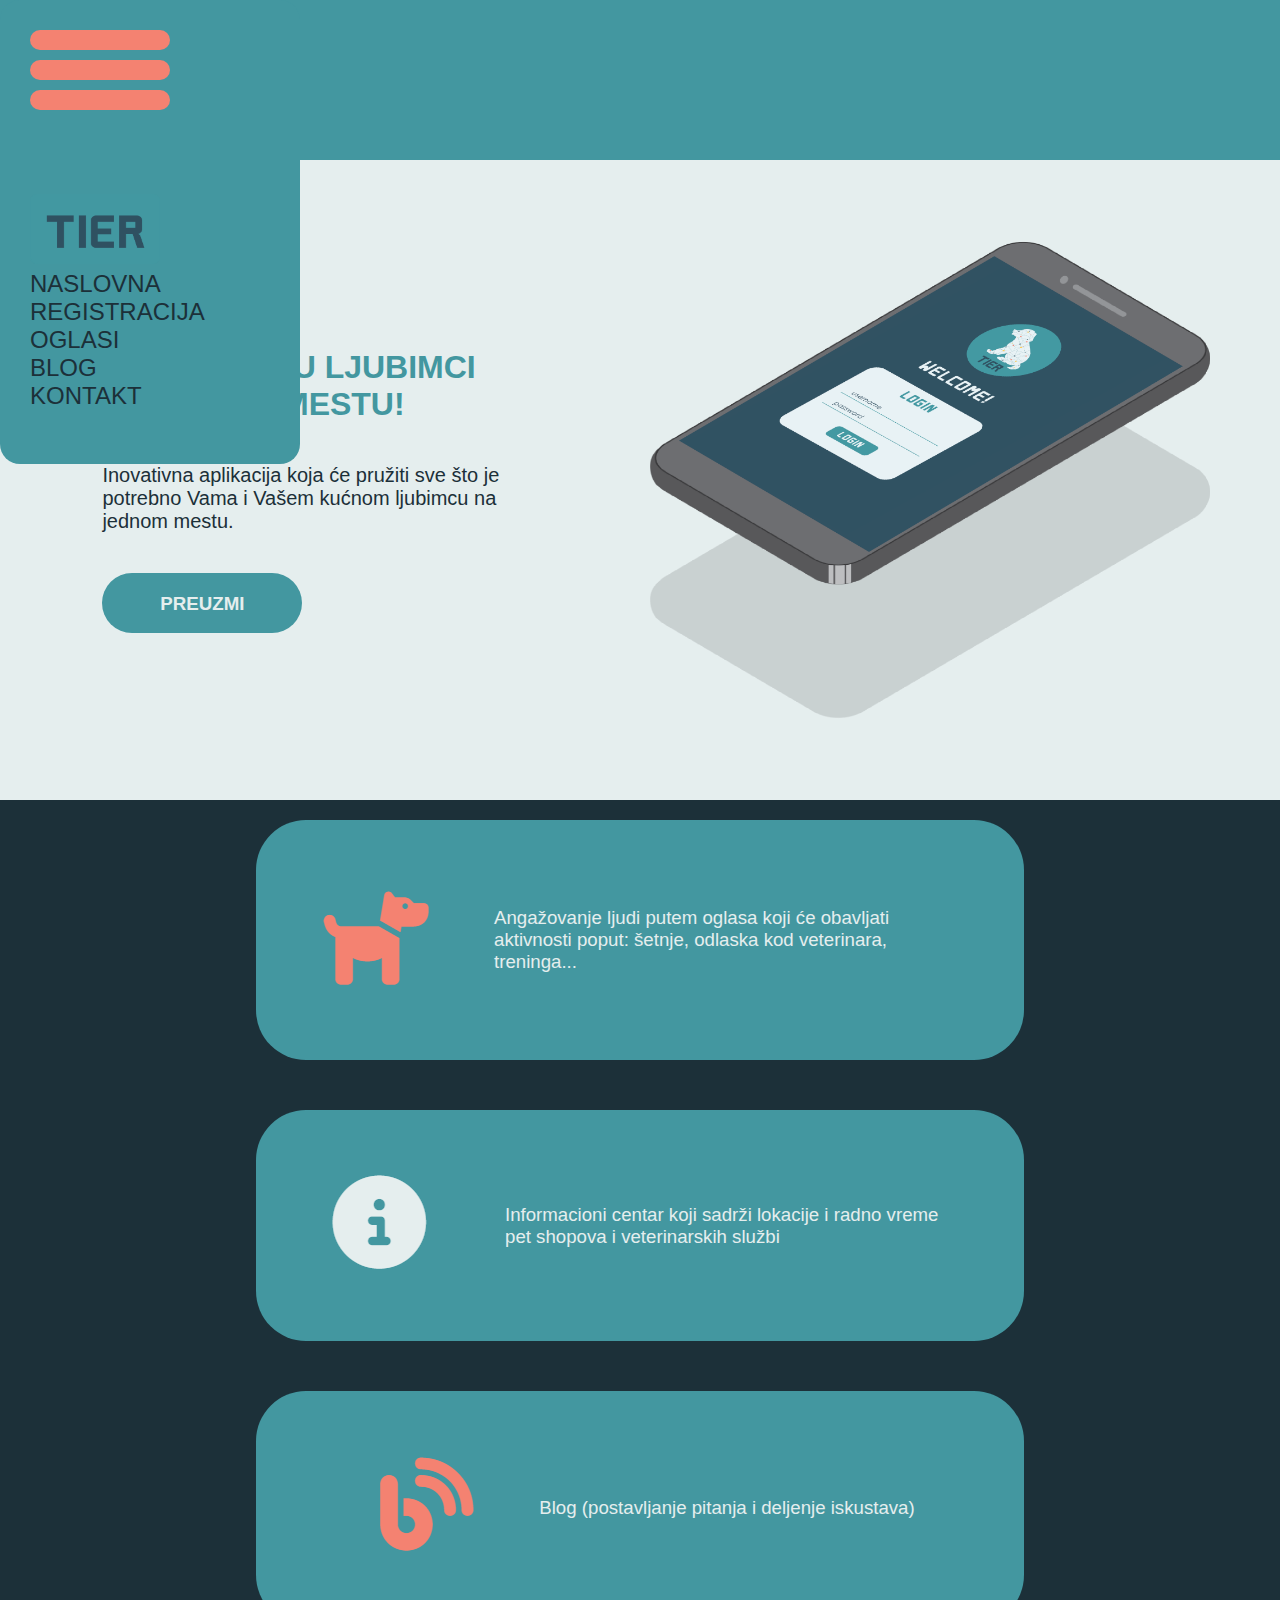
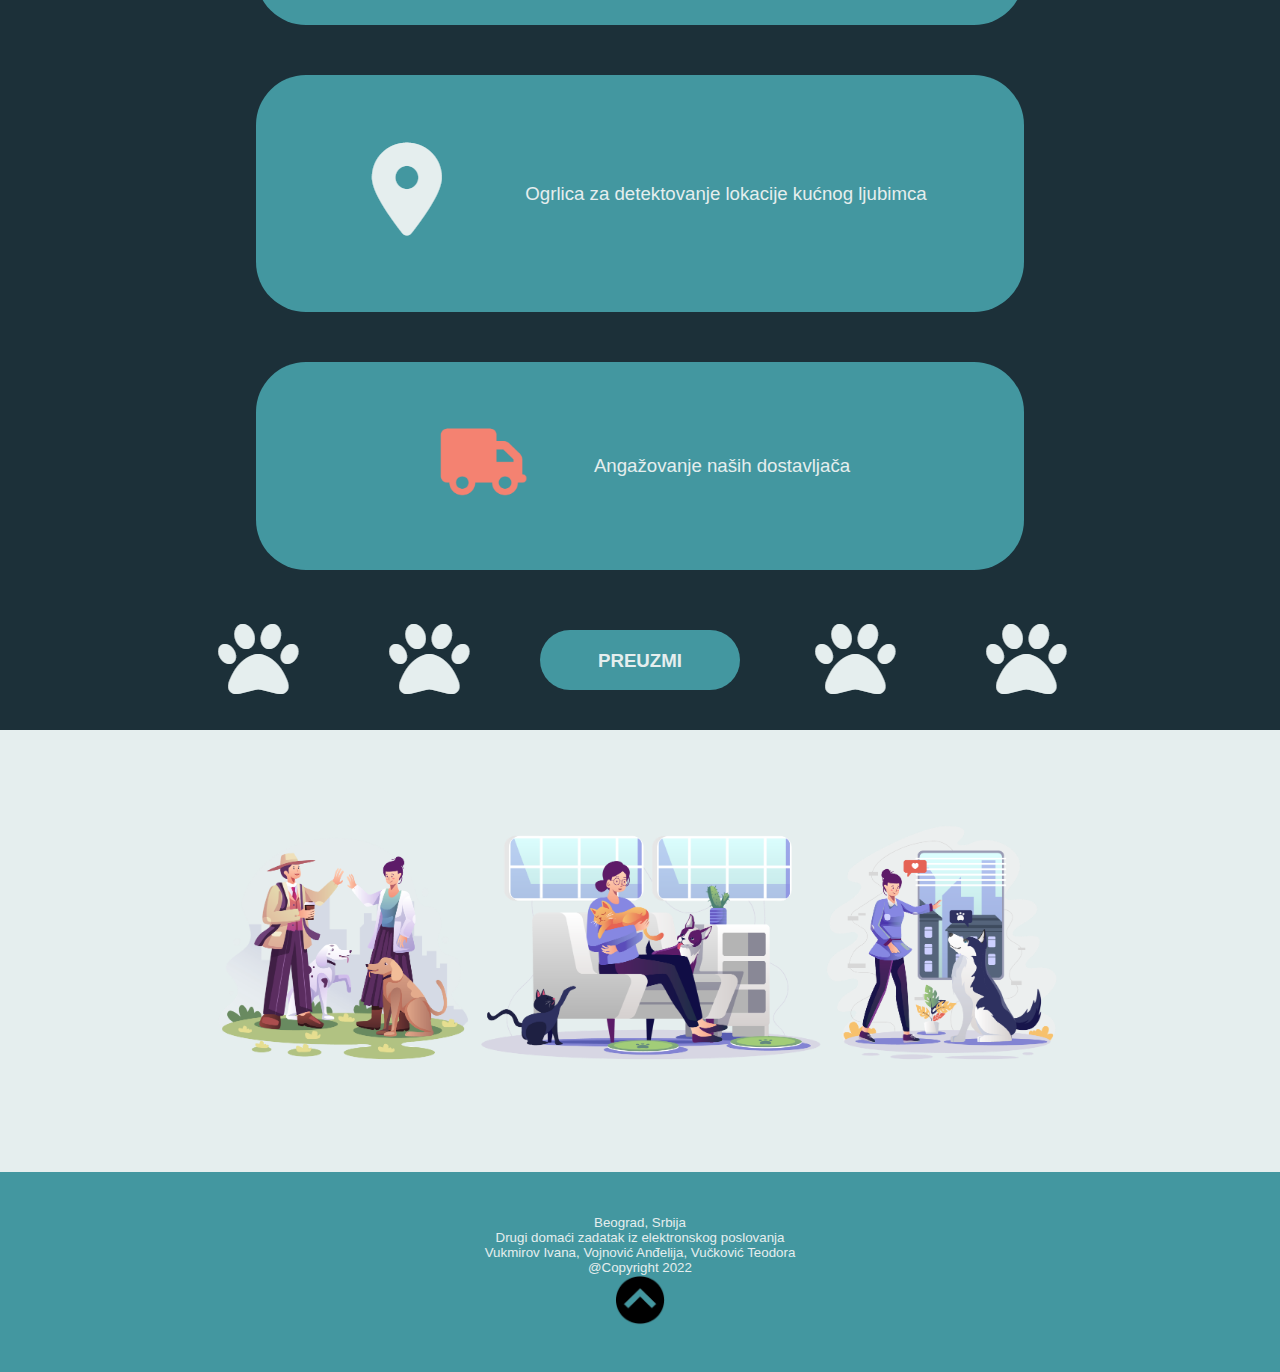
<file: finalna verzija/index.html>
<!DOCTYPE html>
<html lang="en">
<head>
    <meta charset="UTF-8">
    <meta http-equiv="X-UA-Compatible" content="IE=edge">
    <meta name="viewport" content="width=device-width, initial-scale=1.0">
    <link rel="stylesheet" href="css/styleNaslovna.css" type="text/css">
    
    <script src="https://code.jquery.com/jquery-3.6.1.js" integrity="sha256-3zlB5s2uwoUzrXK3BT7AX3FyvojsraNFxCc2vC/7pNI=" crossorigin="anonymous"></script>
    <title>TIER</title>
    <link rel="icon" type="image/x-icon" href="img/logo.png">
</head>
<body>

    <nav class="navigacija">

        <a href="index.html"><img class="nav-logo" src="img/tier.png" alt="Logo"></a>

        <ul class="nav-stranice" id="nav-lista">
            <li class="strana" id="naslovna"><a href="index.html">Naslovna</a></li>
            <li class="strana"><a href="registracija.html">Registracija</a></li>
            <li class="strana"><a href="oglasi.html">Oglasi</a></li>
            <li class="strana"><a href="blog.html">Blog</a></li>
            <li class="strana"><a href="kontakt.html">Kontakt</a></li>
            <li>
                <div class="ikonice">
                    <a href="https://www.instagram.com/" target="_blank">
                        <img class="ikonica" src="img/instagram.png" alt="instagram"></a>
                    </a>
                    <a href="https://www.twitter.com/" target="_blank">
                        <img class="ikonica"  src="img/twitter.png" alt="twitter"></a>
                    <a href="https://www.facebook.com/" target="_blank">
                        <img class="ikonica" src="img/facebook.png" alt="facebook">
                    </a>
    
                </div>
            </li>
        </ul>
        
        <div class="burger">
            <div class="crtice">
                <div class="stavka"></div>
                <div class="stavka"></div>
                <div class="stavka"></div>

                
            </div>
            
            <div class="paket">
                <ul class="meni">
                    <a href="index.html"><img class="meni-logo" src="img/tier.png" alt="Logo"></a>
                    <li class="strana"><a href="index.html">Naslovna</a></li>
                    <li class="strana"><a href="registracija.html">Registracija</a></li>
                    <li class="strana"><a href="oglasi.html">Oglasi</a></li>
                    <li class="strana"><a href="blog.html">Blog</a></li>
                    <li class="strana"><a href="kontakt.html">Kontakt</a></li>

                </ul>
            </div>
            

        </div>

            

    </nav>

    <div class="sredina">
        <div class="sredina1">
            <div class="sredina-levo">
                <h1>TIER, GDE SU LJUBIMCI NA PRVOM MESTU!</h1>
                <p>Inovativna aplikacija koja će pružiti sve što je potrebno Vama i Vašem kućnom ljubimcu na jednom mestu.</p>

                <div><button id="dugme1" class="dugme-preuzmi"><h3>PREUZMI</h3></button></div>
            </div>

            <img class="slika-telefon" src="img/telefon.png" alt="Telefon sa otvorenom aplikacijom">

        </div>

        <div class="sredina2">
            <div class="red">
                <div><img src="img/1.PNG" alt="1"></div>
                <div>Angažovanje ljudi putem oglasa koji će obavljati
                     aktivnosti poput: šetnje, odlaska kod veterinara,
                      treninga...</div>   
            </div>

            <div class="red">
                <div><img src="img/2.PNG" alt="2"></div>
                <div>Informacioni centar koji sadrži lokacije i 
                    radno vreme pet shopova i veterinarskih
                     službi</div>
            </div>

            <div class="red">
                <div><img src="img/3.PNG" alt="3"></div>
                <div>Blog (postavljanje pitanja i deljenje
                     iskustava)</div>
            </div>

            <div class="red">
                <div><img src="img/4.PNG" alt="4"></div>
                <div>Ogrlica za detektovanje lokacije kućnog ljubimca</div>
            </div>

            <div class="red">
                <div><img src="img/5.PNG" alt="5" width="100px" height="75px"></div>
                <div>Angažovanje naših dostavljača</div>
            </div>

        </div>

        <div class="sredina3">
            <div><img src="img/6.PNG" alt="6"></div>
            <div><div><button id="dugme2" class="dugme-preuzmi"><h3>PREUZMI</h3></button></div></div>
            <div><img src="img/6.PNG" alt="6"></i></div>
            
        </div>

        <div class="slika-ljudi">
            <img src="img/ljudi.png" alt="Ljudi sa zivotinjama" width="70%">
        </div>

    </div>

    <footer>
        <p>
            <br>
            <br>Beograd, Srbija
            <br>Drugi domaći zadatak iz elektronskog poslovanja
            <br>Vukmirov Ivana, Vojnović Anđelija, Vučković Teodora
            <br>@Copyright 2022
            <br>
            <a href="#"><img class="ikonica" id="strelica" src="img/strelicaGore.png" alt="strelica"></a>
        
            <br><br><br>
        </p>
    </footer>

    <script src="js/scriptNaslovna.js"></script>
    <script src="js/jquery.js"></script>
    
</body>
</html>
</file>
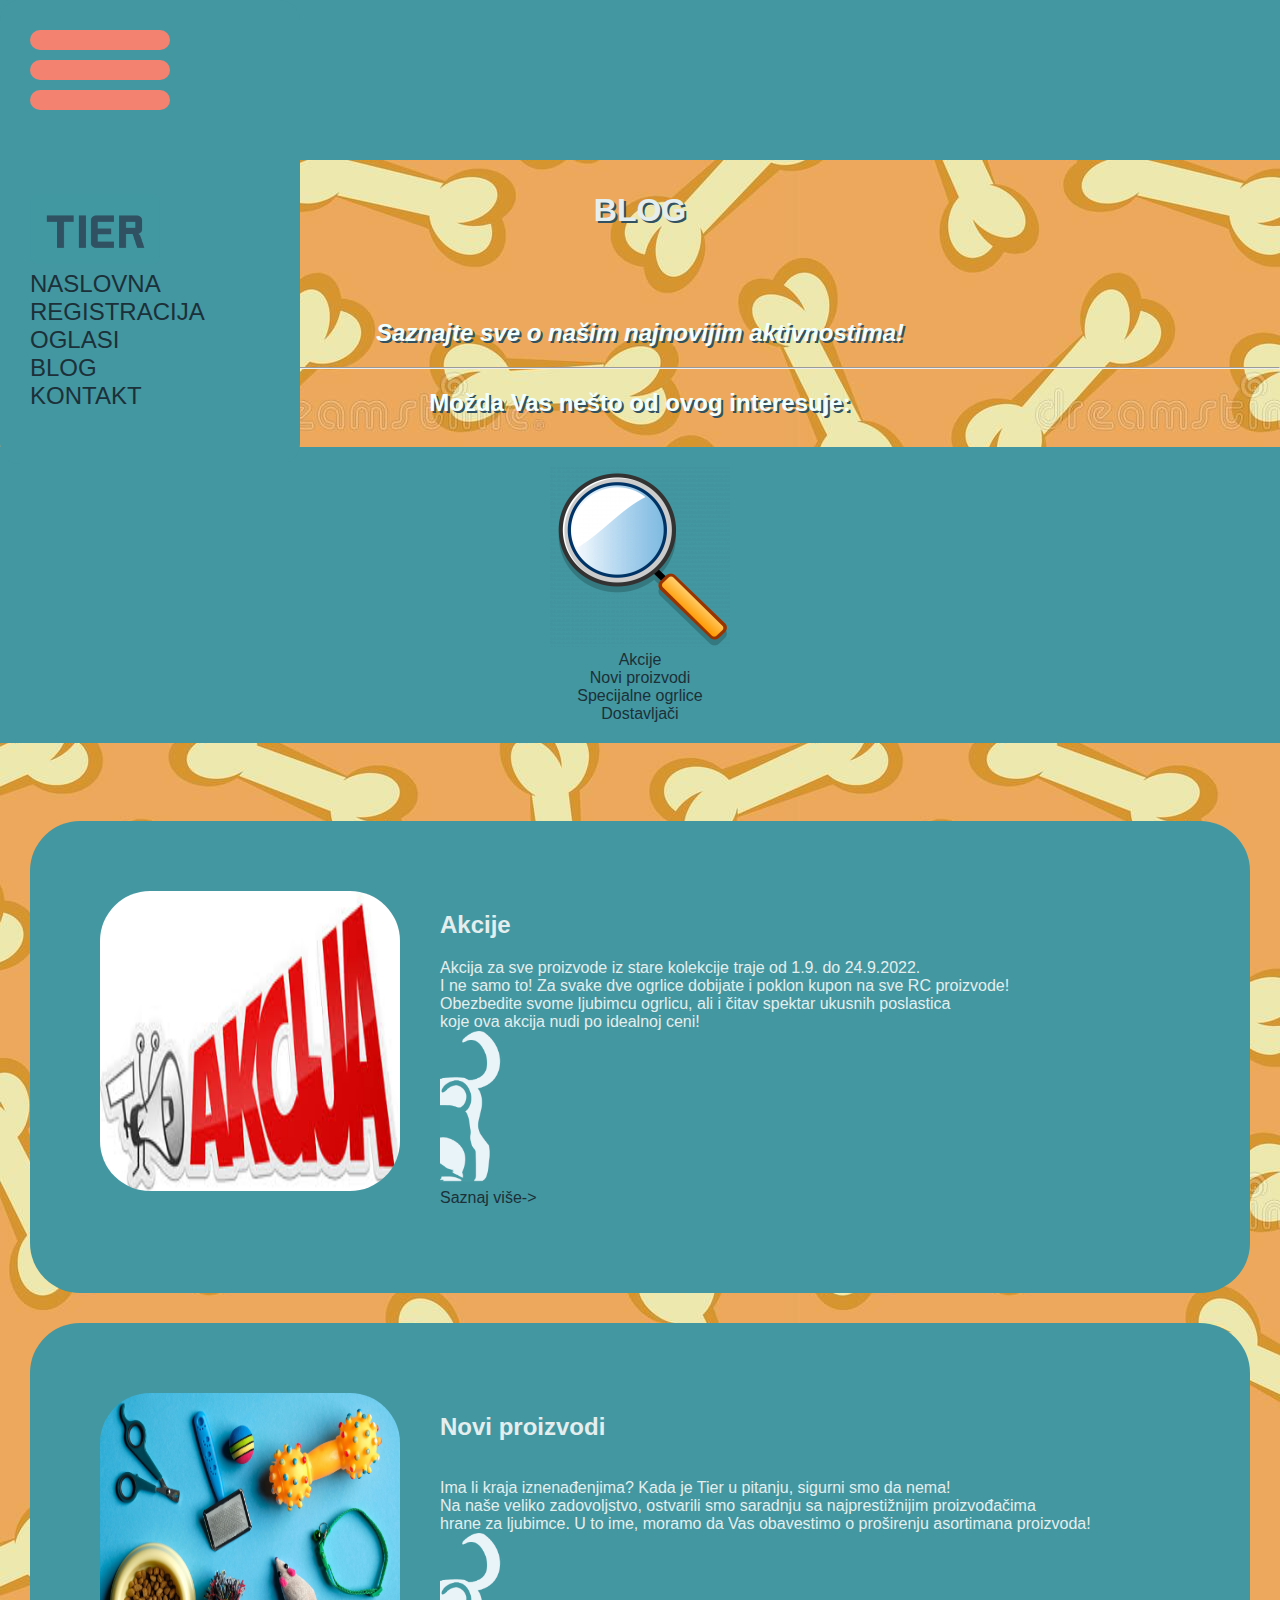
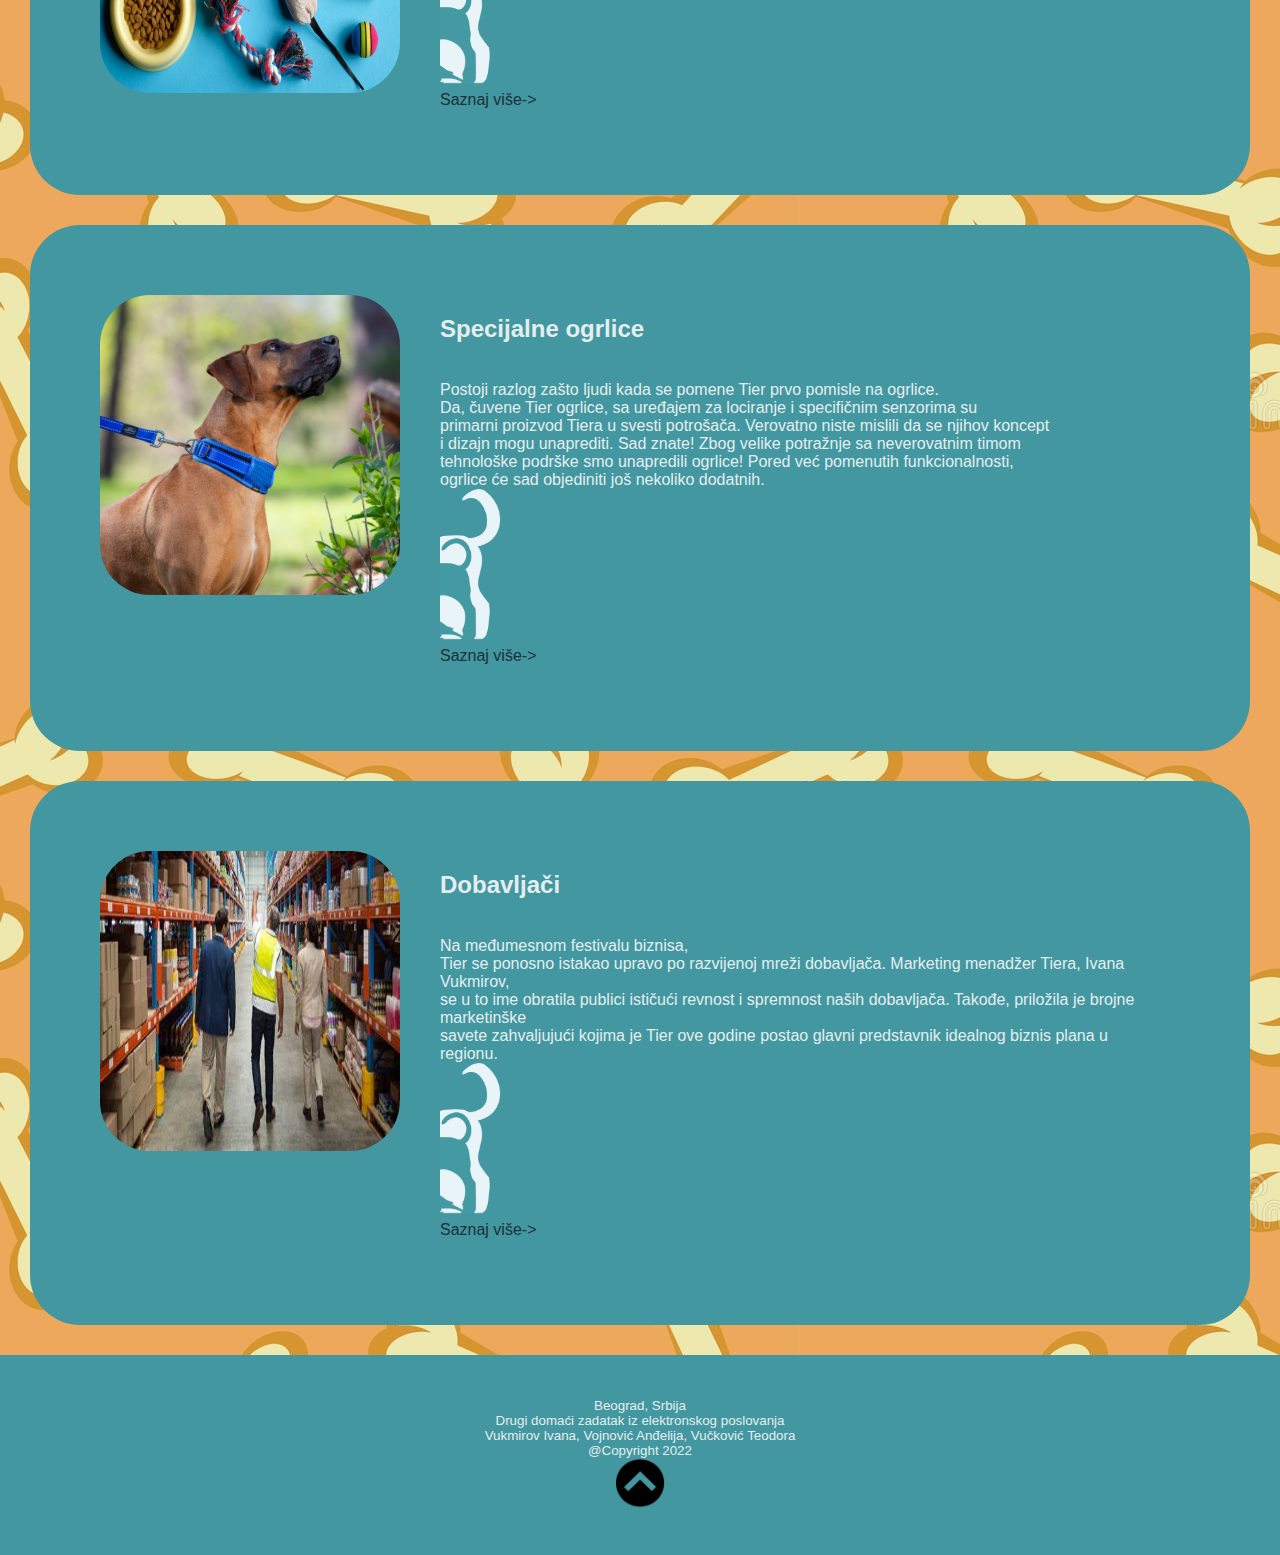
<file: finalna verzija/blog.html>
<!DOCTYPE html>
<html lang="en">
<head>
    <meta charset="UTF-8">
    <meta http-equiv="X-UA-Compatible" content="IE=edge">
    <meta name="viewport" content="width=device-width, initial-scale=1.0">
    <link rel="stylesheet" type="text/css" href="css/styleBlog.css">
    <link rel="stylesheet" href="css/styleNaslovna.css">
    
    <script src="https://code.jquery.com/jquery-3.6.1.js" integrity="sha256-3zlB5s2uwoUzrXK3BT7AX3FyvojsraNFxCc2vC/7pNI=" crossorigin="anonymous"></script> 

    <link rel="icon" type="image/x-icon" href="img/logo.png">
    <title>TIER: Blog</title>
</head>
<body background="img/lolcina.jpg">
    <nav class="navigacija">

        <a href="index.html"><img class="nav-logo" src="img/tier.png" alt="Logo"></a>

        <ul class="nav-stranice" id="nav-lista">
            <li class="strana" id="naslovna"><a href="index.html">Naslovna</a></li>
            <li class="strana"><a href="registracija.html">Registracija</a></li>
            <li class="strana"><a href="oglasi.html">Oglasi</a></li>
            <li class="strana"><a href="blog.html">Blog</a></li>
            <li class="strana"><a href="kontakt.html">Kontakt</a></li>
            <li>
                <div class="ikonice">
                    <a href="https://www.instagram.com/" target="_blank">
                        <img class="ikonica" src="img/instagram.png" alt="instagram"></a>
                    </a>
                    <a href="https://www.twitter.com/" target="_blank">
                        <img class="ikonica"  src="img/twitter.png" alt="twitter"></a>
                    <a href="https://www.facebook.com/" target="_blank">
                        <img class="ikonica" src="img/facebook.png" alt="facebook">
                    </a>
    
                </div>
            </li>
        </ul>
        
        <div class="burger">
            <div class="crtice">
                <div class="stavka"></div>
                <div class="stavka"></div>
                <div class="stavka"></div>

                
            </div>
            
            <div class="paket">
                <ul class="meni">
                    <a href="index.html"><img class="meni-logo" src="img/tier.png" alt="Logo"></a>
                    <li class="strana"><a href="index.html">Naslovna</a></li>
                    <li class="strana"><a href="registracija.html">Registracija</a></li>
                    <li class="strana"><a href="oglasi.html">Oglasi</a></li>
                    <li class="strana"><a href="blog.html">Blog</a></li>
                    <li class="strana"><a href="kontakt.html">Kontakt</a></li>

                </ul>
            </div>
            

        </div>

            

    </nav>
    <div class="Prvidiv">
    <h1 class="h1"><b><p id="paragraf">BLOG</p> </b> <br>
    </h1>
       <h2><i>Saznajte sve o našim najnovijim aktivnostima!</i></h2> 
    
    <hr>
    <h2>Možda Vas nešto od ovog interesuje:</h2>
</div>
<div class="lista">
    <ul class="ul">
        <img src="img/lupa.png" alt="lupa" >

    <li><a href="#love1">Akcije</a></li>
    <li>
        <a href="#love2">Novi proizvodi</a>
    </li>
    <li>
        <a href="#love3">Specijalne ogrlice</a>
    </li>
    <li>
        <a href="#love4">Dostavljači</a>
    </li>
    </ul>
</div>
    <br>
    <div class="blog-deo" >
        
        <img src="img/akcija (1).jpg" alt="akcija" class="slika">

        <div class="sadrzaj">
            <h2 id="love1">Akcije</h2>
            <p >
            
            Akcija za sve proizvode iz stare kolekcije traje od 1.9. do 24.9.2022. <br>
            I ne samo to! Za svake dve ogrlice dobijate i poklon kupon na sve  RC proizvode! <br>
            Obezbedite svome ljubimcu ogrlicu, ali i čitav spektar ukusnih poslastica <br> koje ova
            akcija nudi po idealnoj ceni! <br>
            <marquee behavior="slide" direction="right"><img src="img/silueta.png" alt="silueta" height="150px" width="150px"></marquee>
            <a  class="link"
            href="https://www.pet-centar.rs/akcije-za-pse.aspx" target="_blank">Saznaj više-></a>
        </p>
        </div>
        
    
    </div>
    <div class="blog-deo">
        <img src="img/GettyImages-1248454290-min-2048x1365.jpg" alt="proizvodi" class="slika">
        <div class="sadrzaj">
            <h2 id="love2">Novi proizvodi</h2>
            <p>
            
            <br>
            Ima li kraja iznenađenjima? Kada je Tier u pitanju, sigurni smo da nema! <br>
            Na naše veliko zadovoljstvo, ostvarili smo saradnju sa najprestižnijim proizvođačima <br>
            hrane za ljubimce. U to ime, moramo da Vas obavestimo o proširenju asortimana proizvoda!
            <br>
            <marquee behavior="slide" direction="right"><img src="img/silueta.png" alt="silueta" height="150px" width="150px"></marquee>
            <a class="link" href="https://www.royalcanin.com/us" target="_blank">Saznaj više-></a>
        </p>
        </div>

        
    </div>
    <div class="blog-deo">
         <img src="img/Rogz-Dog-Collar-Classic-Padded-Utility-Extra-Large-25mm-Blue-4-2.jpg" alt="ogrlica" class="slika">

        <div class="sadrzaj">
            <h2 id="love3">Specijalne ogrlice</h2>
           <p>
           
           <br>
            Postoji razlog zašto ljudi kada se pomene Tier prvo pomisle na ogrlice. <br> Da, čuvene Tier ogrlice,
            sa uređajem za lociranje i specifičnim senzorima su <br> primarni proizvod Tiera u svesti potrošača. 
            Verovatno niste mislili da se njihov koncept <br> i dizajn mogu unaprediti. Sad znate!
            Zbog velike potražnje sa neverovatnim timom <br> tehnološke podrške smo unapredili ogrlice! 
            Pored već pomenutih funkcionalnosti,<br> ogrlice će sad objediniti još nekoliko dodatnih. <br>
            <marquee behavior="slide" direction="right"><img src="img/silueta.png" alt="silueta" height="150px" width="150px"></marquee>
            <a class="link"
            href="https://www.thedogcollarshop.com/" target="_blank">Saznaj više-></a>
           
        </p> 
        </div>
        
    </div>
    <div class="blog-deo">
        <img src="img/OIP.jpg" alt="dobavljači" class="slika">

        <div class="sadrzaj">
            <h2 id="love4">Dobavljači</h2>
           <p>
            
            <br>
            Na međumesnom festivalu biznisa,<br> Tier se ponosno istakao upravo po razvijenoj mreži 
            dobavljača. Marketing menadžer Tiera, Ivana Vukmirov, <br> se u to ime obratila publici 
            ističući revnost i spremnost naših dobavljača. Takođe, priložila je brojne marketinške <br>
            savete zahvaljujući kojima je Tier ove godine postao glavni predstavnik idealnog biznis plana u regionu. <br>
            <marquee behavior="slide" direction="right"><img src="img/silueta.png" alt="silueta" height="150px" width="150px"></marquee>
            <a class="link"
             href="https://www.vesti-online.com/" target="_blank">Saznaj više-></a>
        </p> 
        </div>
        
        
    </div>

    <footer>
        <p>
            <br>
            <br>Beograd, Srbija
            <br>Drugi domaći zadatak iz elektronskog poslovanja
            <br>Vukmirov Ivana, Vojnović Anđelija, Vučković Teodora
            <br>@Copyright 2022
            <br>
            <a href="#"><img class="ikonica" id="strelica" src="img/strelicaGore.png" alt="strelica"></a>
        
            <br><br><br>

        </p>
    </footer>

    <script src="js/scriptOglasi.js"></script>
    <script src="js/jquery.js"></script>

</body>
</html>
</file>
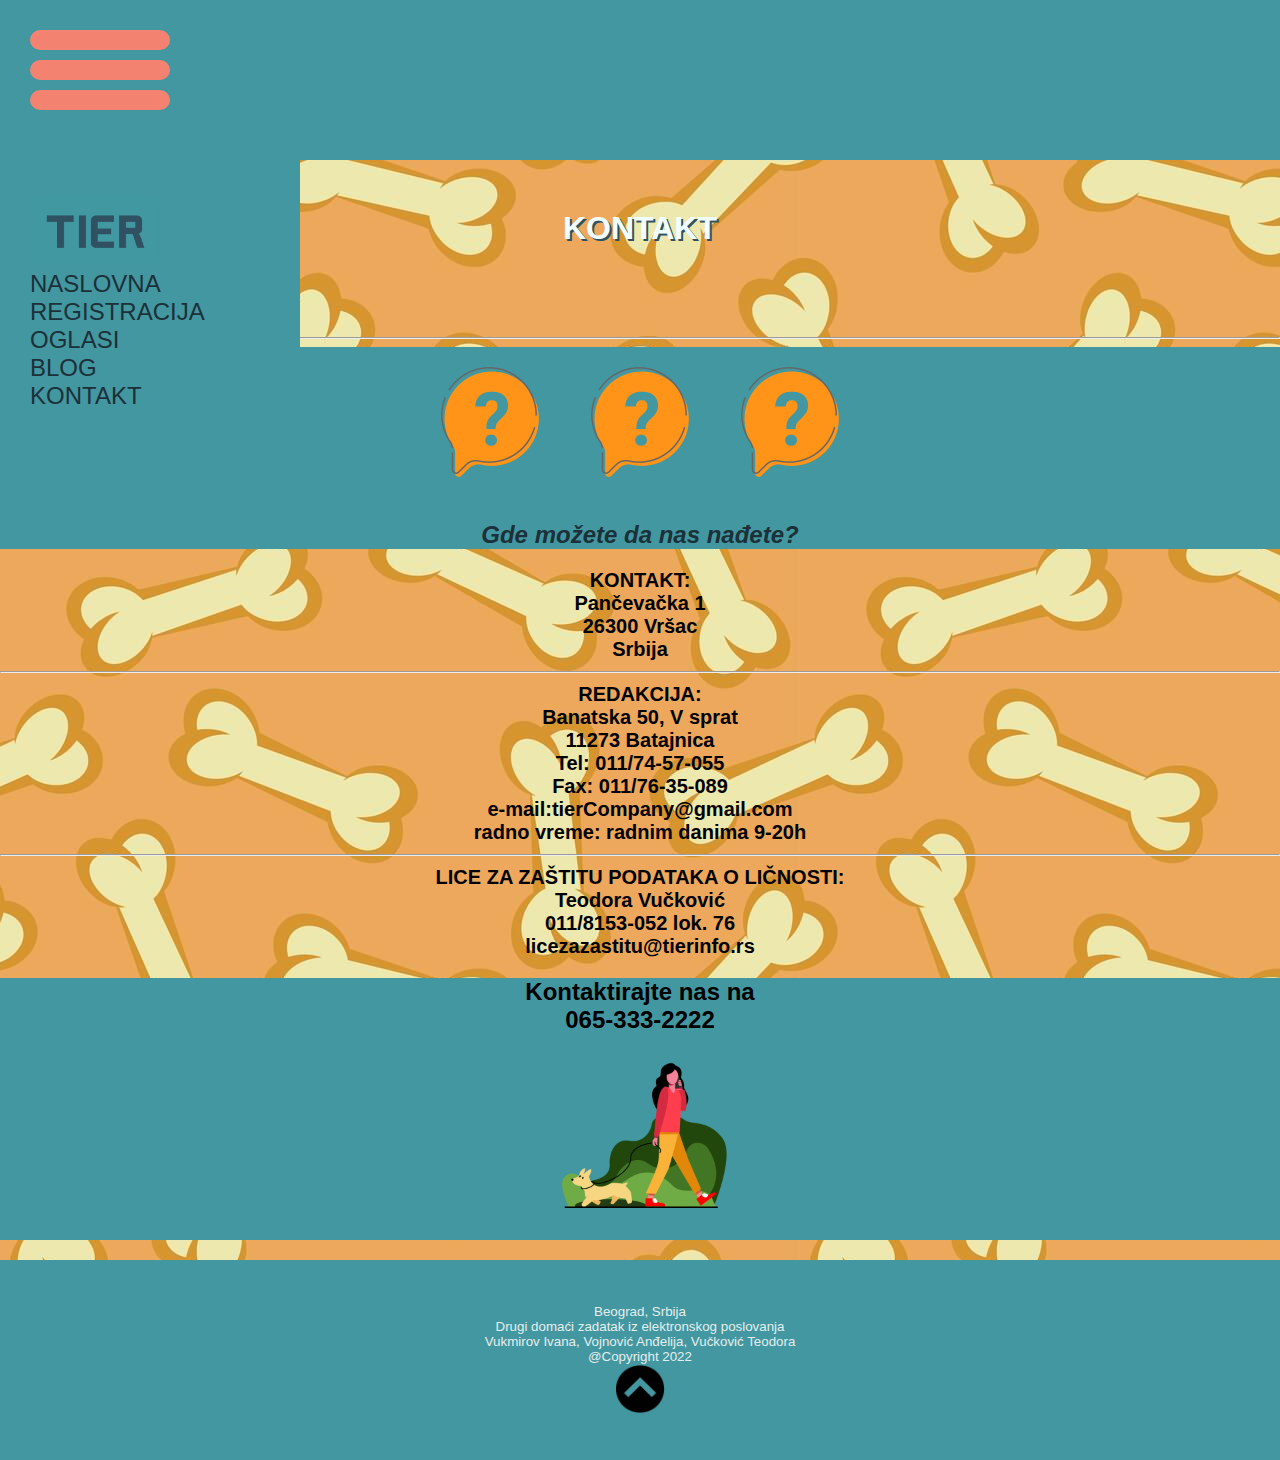
<file: finalna verzija/kontakt.html>
<!DOCTYPE html>
<html lang="en">
<head>
    <meta charset="UTF-8">
    <meta http-equiv="X-UA-Compatible" content="IE=edge">
    <meta name="viewport" content="width=device-width, initial-scale=1.0">
    
    <link rel="stylesheet" href="css/styleKontakt.css" type="text/css">
    <link rel="stylesheet" href="css/styleNaslovna.css">
    <link rel="icon" type="image/x-icon" href="img/logo.png">

    <script src="https://code.jquery.com/jquery-3.6.1.js" integrity="sha256-3zlB5s2uwoUzrXK3BT7AX3FyvojsraNFxCc2vC/7pNI=" crossorigin="anonymous"></script>

    <title>TIER: Kontakt</title>
</head>
<body background="img/lolcina.jpg">
    <nav class="navigacija">

        <a href="index.html"><img class="nav-logo" src="img/tier.png" alt="Logo"></a>

        <ul class="nav-stranice" id="nav-lista">
            <li class="strana" id="naslovna"><a href="index.html">Naslovna</a></li>
            <li class="strana"><a href="registracija.html">Registracija</a></li>
            <li class="strana"><a href="oglasi.html">Oglasi</a></li>
            <li class="strana"><a href="blog.html">Blog</a></li>
            <li class="strana"><a href="kontakt.html">Kontakt</a></li>
            <li>
                <div class="ikonice">
                    <a href="https://www.instagram.com/" target="_blank">
                        <img class="ikonica" src="img/instagram.png" alt="instagram"></a>
                    </a>
                    <a href="https://www.twitter.com/" target="_blank">
                        <img class="ikonica"  src="img/twitter.png" alt="twitter"></a>
                    <a href="https://www.facebook.com/" target="_blank">
                        <img class="ikonica" src="img/facebook.png" alt="facebook">
                    </a>
    
                </div>
            </li>
        </ul>
        
        <div class="burger">
            <div class="crtice">
                <div class="stavka"></div>
                <div class="stavka"></div>
                <div class="stavka"></div>

                
            </div>
            
            <div class="paket">
                <ul class="meni">
                    <a href="index.html"><img class="meni-logo" src="img/tier.png" alt="Logo"></a>
                    <li class="strana"><a href="index.html">Naslovna</a></li>
                    <li class="strana"><a href="registracija.html">Registracija</a></li>
                    <li class="strana"><a href="oglasi.html">Oglasi</a></li>
                    <li class="strana"><a href="blog.html">Blog</a></li>
                    <li class="strana"><a href="kontakt.html">Kontakt</a></li>

                </ul>
            </div>
            

        </div>

            

    </nav>
    <br>
    <div class="Prvidiv">
        <h1 class="h1"><b><p id="paragraf">KONTAKT</p> </b> <br>
        </h1>
        
        
    <hr>
        
    </div>
    <div class="Drugidiv">
        <img src="img/—Pngtree—question mark sign flat design_5688049.png" alt="kontakt" height="150px" width="150px"><img src="img/—Pngtree—question mark sign flat design_5688049.png" alt="kontakt" height="150px" width="150px"><img src="img/—Pngtree—question mark sign flat design_5688049.png" alt="kontakt" height="150px" width="150px">
           <h2><a href="#gde"><i>Gde možete da nas nađete?</i></a></h2> 
    </div>
    <div class="Trecidiv">
    <h2>
        KONTAKT:
    
    <br>
    Pančevačka 1
    
    <br>
    26300 Vršac
    <br>
    Srbija
    <br>
    <hr>
    REDAKCIJA:
    <br>
Banatska 50, V sprat
<br>
11273 Batajnica
<br>
Tel: 011/74-57-055
<br>
Fax: 011/76-35-089
<br>
e-mail:tierCompany@gmail.com
<br>
radno vreme: radnim danima 9-20h
<br>
<hr>

LICE ZA ZAŠTITU PODATAKA O LIČNOSTI:
<br>
Teodora Vučković
<br>
011/8153-052 lok. 76
<br>
licezazastitu@tierinfo.rs

</h2>
    </div>
    <h2 id="gde">
     Kontaktirajte nas na 
     <br>
     065-333-2222
    <br>
    <img src="img/—Pngtree—woman walks on the way_6281220.png" alt="kontaktfon" height="200px" width="200px">
</h2>

<footer>
    <p>
        <br>
        <br>Beograd, Srbija
        <br>Drugi domaći zadatak iz elektronskog poslovanja
        <br>Vukmirov Ivana, Vojnović Anđelija, Vučković Teodora
        <br>@Copyright 2022
        <br><a href="#"><img class="ikonica" id="strelica" src="img/strelicaGore.png" alt="strelica"></a>
        
        <br><br><br>
    </p>
</footer>

<script src="js/scriptOglasi.js"></script>
<script src="js/jquery.js"></script>


</body>
</html>
</file>
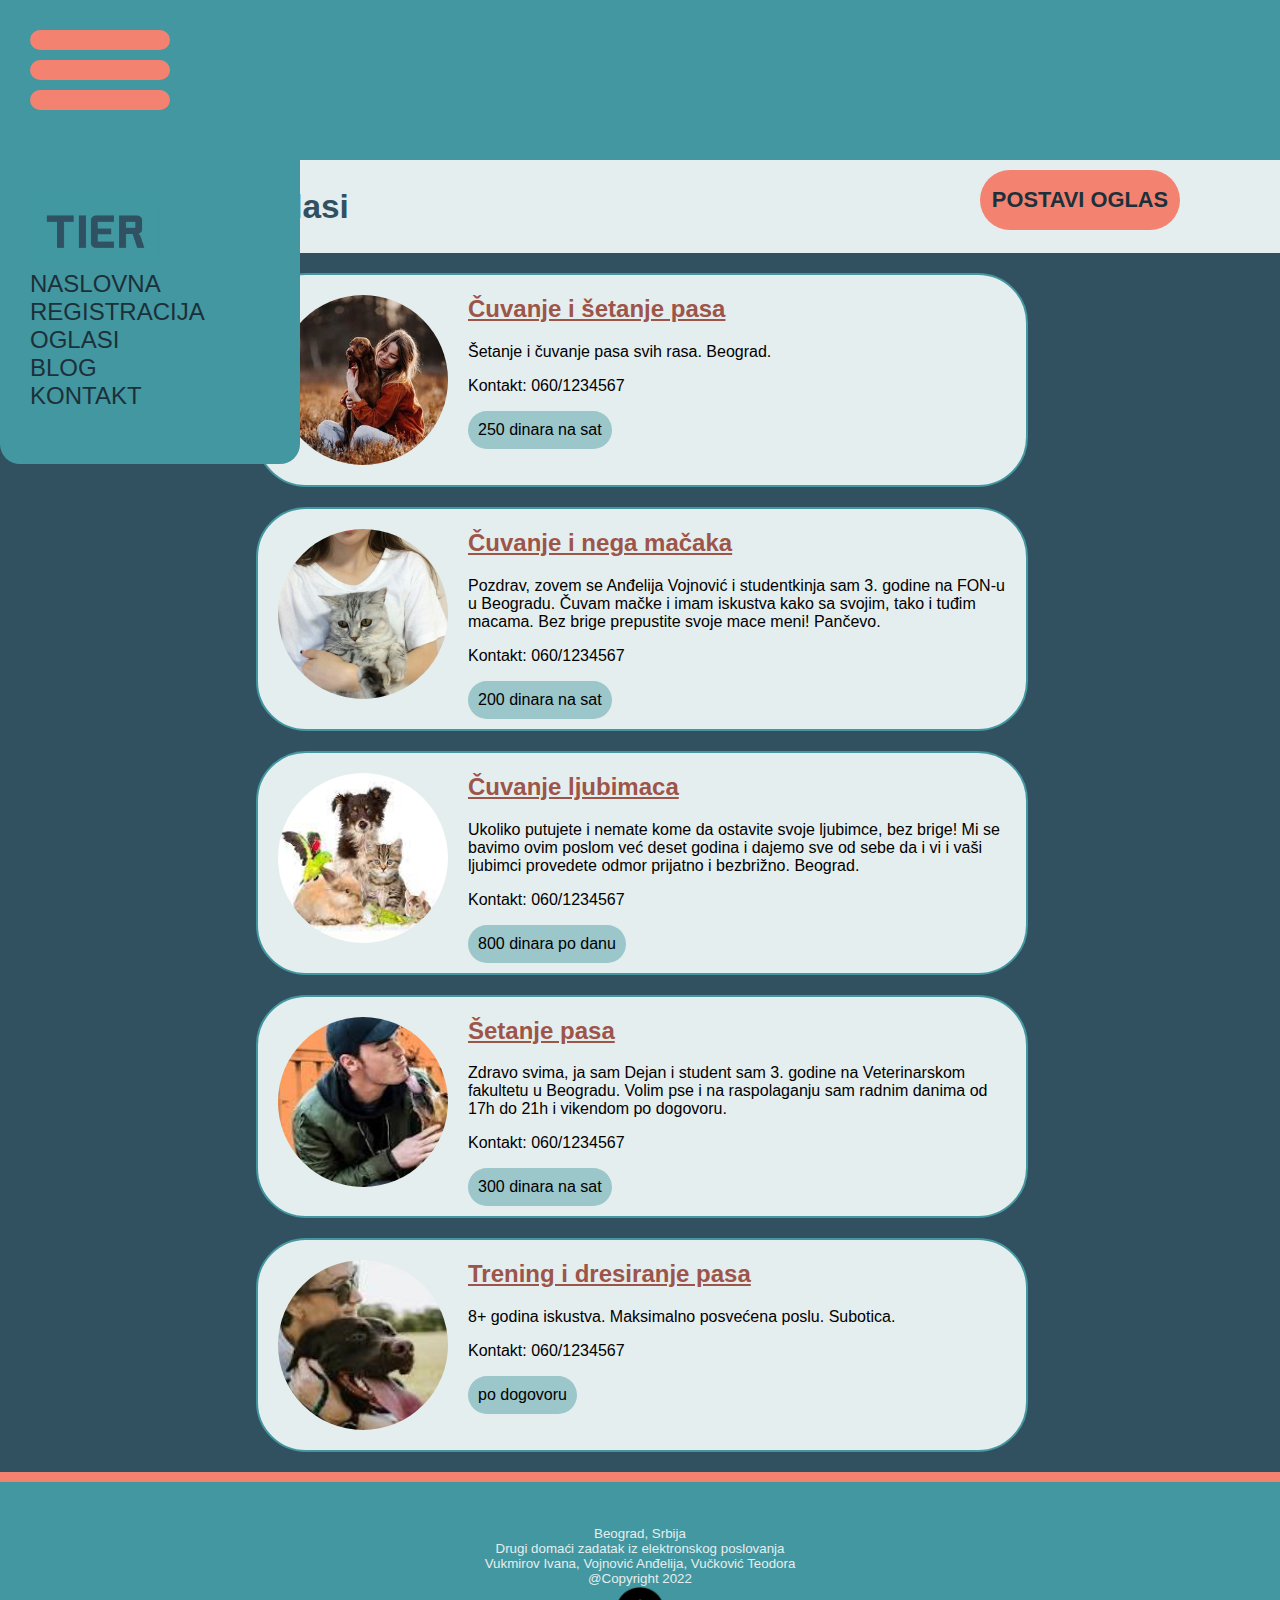
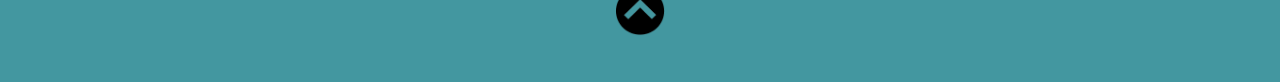
<file: finalna verzija/oglasi.html>
<!DOCTYPE html>
<html lang="en">
<head>
    <meta charset="UTF-8">
    <meta http-equiv="X-UA-Compatible" content="IE=edge">
    <meta name="viewport" content="width=device-width, initial-scale=1.0">
    <title>TIER: Oglasi</title>
    
    <link rel="icon" type="image/x-icon" href="img/logo.png">
    <link rel="stylesheet" href="css/styleOglasi.css" type="text/css">
    <link rel="stylesheet" href="css/styleNaslovna.css" type="text/css">

    
    <script src="https://code.jquery.com/jquery-3.6.1.js" integrity="sha256-3zlB5s2uwoUzrXK3BT7AX3FyvojsraNFxCc2vC/7pNI=" crossorigin="anonymous"></script>

</head>
<body>

    <nav class="navigacija">

        <a href="index.html"><img class="nav-logo" src="img/tier.png" alt="Logo"></a>

        <ul class="nav-stranice" id="nav-lista">
            <li class="strana" id="naslovna"><a href="index.html">Naslovna</a></li>
            <li class="strana"><a href="registracija.html">Registracija</a></li>
            <li class="strana"><a href="oglasi.html">Oglasi</a></li>
            <li class="strana"><a href="blog.html">Blog</a></li>
            <li class="strana"><a href="kontakt.html">Kontakt</a></li>
            <li>
                <div class="ikonice">
                    <a href="https://www.instagram.com/" target="_blank">
                        <img class="ikonica" src="img/instagram.png" alt="instagram"></a>
                    </a>
                    <a href="https://www.twitter.com/" target="_blank">
                        <img class="ikonica"  src="img/twitter.png" alt="twitter"></a>
                    <a href="https://www.facebook.com/" target="_blank">
                        <img class="ikonica" src="img/facebook.png" alt="facebook">
                    </a>
    
                </div>
            </li>
        </ul>
        
        <div class="burger">
            <div class="crtice">
                <div class="stavka"></div>
                <div class="stavka"></div>
                <div class="stavka"></div>

                
            </div>
            
            <div class="paket">
                <ul class="meni">
                    <a href="index.html"><img class="meni-logo" src="img/tier.png" alt="Logo"></a>
                    <li class="strana"><a href="index.html">Naslovna</a></li>
                    <li class="strana"><a href="registracija.html">Registracija</a></li>
                    <li class="strana"><a href="oglasi.html">Oglasi</a></li>
                    <li class="strana"><a href="blog.html">Blog</a></li>
                    <li class="strana"><a href="kontakt.html">Kontakt</a></li>

                </ul>
            </div>
            

        </div>

            

    </nav>

    <div class="oglasi-glavni-deo">

        <div class="oglasi-traka">
            <div class="oglasi-naslov"><img src="img/7.PNG" alt="7"><p>Oglasi</p></div>
            <div class="dugme-postavi"><a href="registracija.html"><h3>POSTAVI OGLAS</h3></a></div>
        </div>

        <div class="oglasi-sadrzaj">

            <div class="oglas">
                <div class="oglas-slika">
                    <img src="img/devojka_sa_psom.jpg" alt="Slika oglasa">
                </div>

                <div class="oglas-tekst">
                    <h2>Čuvanje i šetanje pasa</h2>
                    <p>Šetanje i čuvanje pasa svih rasa. Beograd.</p>
                    <p>Kontakt: 060/1234567</p>
                    <p class="oglas-cena">250 dinara na sat</p>
                </div>
            </div>

            <div class="oglas">
                <div class="oglas-slika">
                    <img src="img/devojka_sa_mackom.jpg" alt="Slika oglasa">
                </div>

                <div class="oglas-tekst">
                    <h2>Čuvanje i nega mačaka</h2>
                    <p>Pozdrav, zovem se Anđelija Vojnović i studentkinja sam 3. godine na FON-u u Beogradu. Čuvam mačke i imam iskustva kako sa
                        svojim, tako i tuđim macama. Bez brige prepustite svoje mace meni! Pančevo.</p>
                    <p>Kontakt: 060/1234567</p>
                    <p class="oglas-cena">200 dinara na sat</p>
                </div>
            </div>

            <div class="oglas">
                <div class="oglas-slika">
                    <img src="img/ljubimci.jpg" alt="Slika oglasa">
                </div>

                <div class="oglas-tekst">
                    <h2>Čuvanje ljubimaca</h2>
                    <p>Ukoliko putujete i nemate kome da ostavite svoje ljubimce, bez brige! Mi se bavimo ovim poslom 
                        već deset godina i dajemo sve od sebe da i vi i vaši ljubimci provedete odmor prijatno i bezbrižno. Beograd.</p>
                    <p>Kontakt: 060/1234567</p>
                    <p class="oglas-cena">800 dinara po danu</p>
                </div>
            </div>

            <div class="oglas">
                <div class="oglas-slika">
                    <img src="img/decko_sa_psom.jpg" alt="Slika oglasa">
                </div>

                <div class="oglas-tekst">
                    <h2>Šetanje pasa</h2>
                    <p>Zdravo svima, ja sam Dejan i student sam 3. godine na Veterinarskom fakultetu u Beogradu. 
                        Volim pse i na raspolaganju sam radnim danima od 17h do 21h i vikendom po dogovoru.
                    </p>
                    <p>Kontakt: 060/1234567</p>
                    <p class="oglas-cena">300 dinara na sat</p>
                </div>
            </div>

            <div class="oglas">
                <div class="oglas-slika">
                    <img src="img/zena_sa_psom.jpg" alt="Slika oglasa">
                </div>

                <div class="oglas-tekst">
                    <h2>Trening i dresiranje pasa</h2>
                    <p>8+ godina iskustva. Maksimalno posvećena poslu. Subotica.</p>
                    <p>Kontakt: 060/1234567</p>
                    <p class="oglas-cena">po dogovoru</p>
                </div>
            </div>
        </div>

    </div>

    <div class="dekorativna-linija"></div>

    <footer>
        <p>
            <br>
            <br>Beograd, Srbija
            <br>Drugi domaći zadatak iz elektronskog poslovanja
            <br>Vukmirov Ivana, Vojnović Anđelija, Vučković Teodora
            <br>@Copyright 2022
            <br>
            <a href="#"><img class="ikonica" id="strelica" src="img/strelicaGore.png" alt="strelica"></a>
            <br><br><br>
        </p>
    </footer>

    <script src="js/scriptOglasi.js"></script>
    <script src="js/jquery.js"></script>
    
    
</body>
</html>
</file>
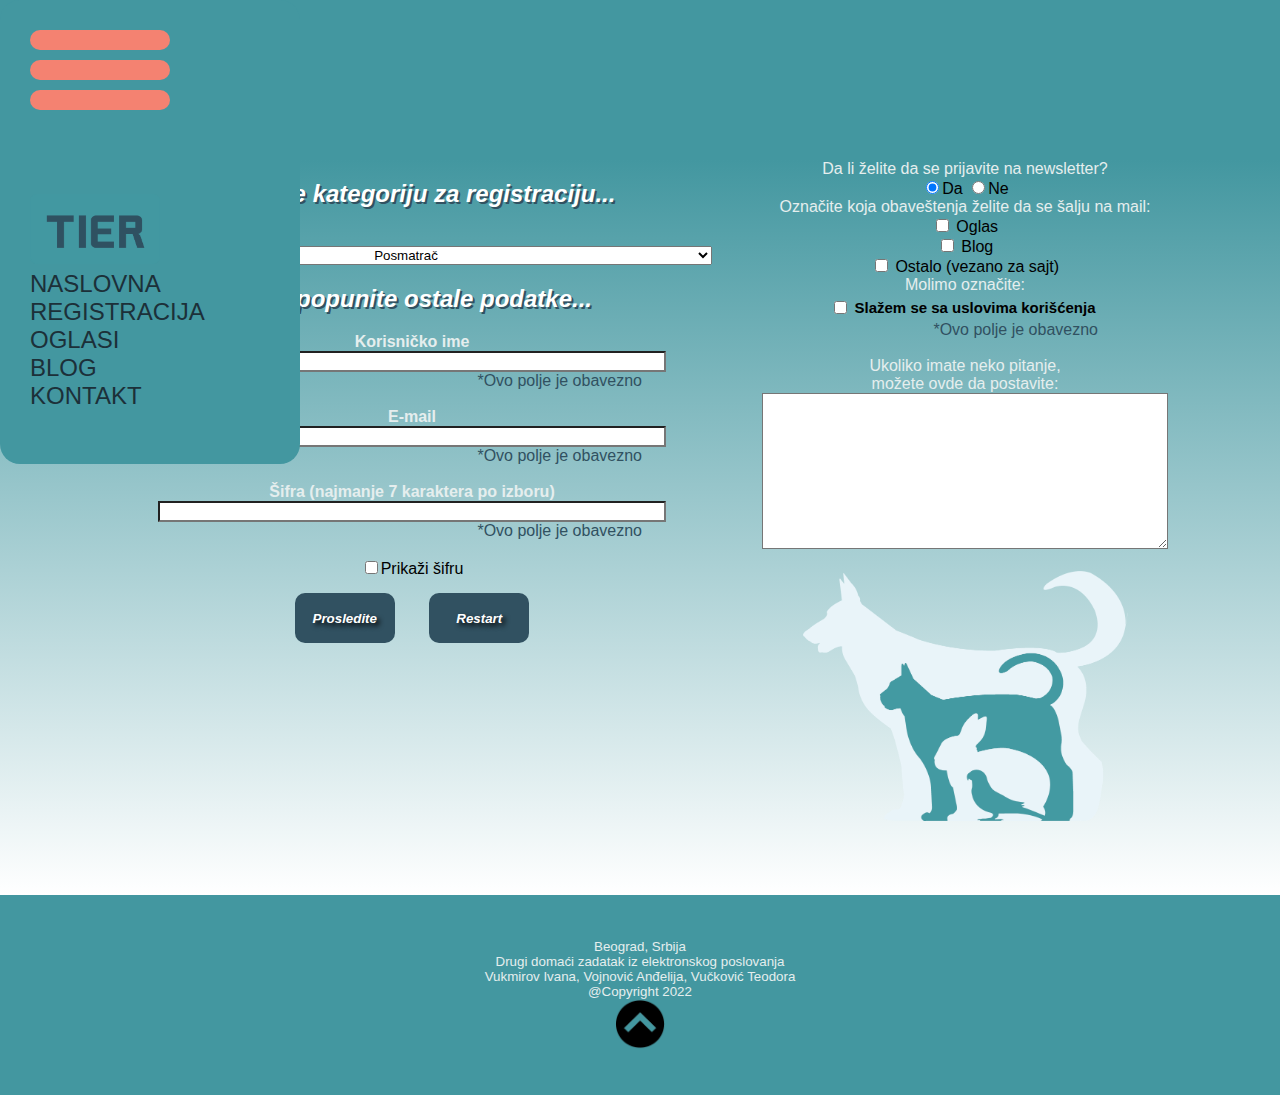
<file: finalna verzija/registracija.html>
<!DOCTYPE html>
<html lang="en">
<head>
    <meta charset="UTF-8">
    <meta http-equiv="X-UA-Compatible" content="IE=edge">
    <meta name="viewport" content="width=device-width, initial-scale=1.0">
    <link rel="stylesheet" href="css/styleRegistracija.css" type="text/css">
    <link rel="icon" type="image/x-icon" href="img/logo.png">
    <link rel="stylesheet" href="css/styleNaslovna.css">
    

    
    <script src="https://code.jquery.com/jquery-3.6.1.js" integrity="sha256-3zlB5s2uwoUzrXK3BT7AX3FyvojsraNFxCc2vC/7pNI=" crossorigin="anonymous"></script>

    
    <title>TIER: Registracija</title>
</head>
<body>
    <nav class="navigacija">

        <a href="index.html"><img class="nav-logo" src="img/tier.png" alt="Logo"></a>

        <ul class="nav-stranice" id="nav-lista">
            <li class="strana" id="naslovna"><a href="index.html">Naslovna</a></li>
            <li class="strana"><a href="registracija.html">Registracija</a></li>
            <li class="strana"><a href="oglasi.html">Oglasi</a></li>
            <li class="strana"><a href="blog.html">Blog</a></li>
            <li class="strana"><a href="kontakt.html">Kontakt</a></li>
            <li>
                <div class="ikonice">
                    <a href="https://www.instagram.com/" target="_blank">
                        <img class="ikonica" src="img/instagram.png" alt="instagram"></a>
                    </a>
                    <a href="https://www.twitter.com/" target="_blank">
                        <img class="ikonica"  src="img/twitter.png" alt="twitter"></a>
                    <a href="https://www.facebook.com/" target="_blank">
                        <img class="ikonica" src="img/facebook.png" alt="facebook">
                    </a>
    
                </div>
            </li>
        </ul>
        
        <div class="burger">
            <div class="crtice">
                <div class="stavka"></div>
                <div class="stavka"></div>
                <div class="stavka"></div>

                
            </div>
            
            <div class="paket">
                <ul class="meni">
                    <a href="index.html"><img class="meni-logo" src="img/tier.png" alt="Logo"></a>
                    <li class="strana"><a href="index.html">Naslovna</a></li>
                    <li class="strana"><a href="registracija.html">Registracija</a></li>
                    <li class="strana"><a href="oglasi.html">Oglasi</a></li>
                    <li class="strana"><a href="blog.html">Blog</a></li>
                    <li class="strana"><a href="kontakt.html">Kontakt</a></li>

                </ul>
            </div>
            

        </div>

            

    </nav>
    <form class="forma" id="forma">
            
        <div class="levo">
            <div>
                <h2 class="deo"><i>Izaberite kategoriju za registraciju...</i></h2>
            </div>
            <br>
            <div>
                <select name="tipKorisnika" id="tipKorisnika" >

                    <option class="kategorija" value="Posmatrač">Posmatrač</option>
                    <optgroup class="kategorija ostalo" label="Ostalo">
                        <option value="Bloger">Bloger</option>
                        <option value="Oglašavanje">Oglašavanje</option>
                        

                    </optgroup>


                </select>
            </div>
            
            <div>
                <h2 class="deo"><i>Sada popunite ostale podatke...</i></h2>
                
            </div>
            
            <label class="labele" for="ime"><b>Korisničko ime</b></label>
            <br>
                
            <input class="unos" type="text" name="ime" id="ime" size="50" minlength="7" maxlength="30" required>
            <br>
            <label class="zvezdica" for="ime">*Ovo polje je obavezno</label>
            <br>


            <label class="labele" for="email"><b>E-mail</b></label>
            <br>
            <input class="unos" type="email" name="email" id="email" size="50"  maxlength="30" required>
            <br>    
            <label class="zvezdica" for="email">*Ovo polje je obavezno</label>
            <br>

            <label class="labele" for="password"><b>Šifra (najmanje 7 karaktera po izboru)</b></label>
            <br>
            <input class="unos" type="password" name="password" id="password" size="50"  minlength="7" required>
            <br>
            
            <div class="pomoc">        
                <label class="zvezdica" for="password">*Ovo polje je obavezno</label>
                <br>
                <input type="checkbox" name="prikaz" id="prikaz">Prikaži šifru

                <br>
            </div>

                
            <div class="dugmad">
                
                <button class="dugmeReg" type="submit" id="prosledi"><h4>Prosledite</h4></button>
                <button class="dugmeReg" type="reset" id="restartuj"><h4>Restart</h4></button>
            </div>

            
        </div>
        <!-- kraj za levo -->

        <div class="desno">
            <div>
                
                <label class="labele" for="newsletter">Da li želite da se prijavite na newsletter?</label>
                <br>
                <input type="radio" name="newsletter" value="da" id="newsletterDa" checked>Da
                <input type="radio" name="newsletter" value="ne" id="newsletterNe">Ne
            </div>
            <div>
                <label class="labele" for="obav">Označite koja obaveštenja želite da se šalju na mail:</label>
                <br>
                <div class="obavestenja">
                    <input type="checkbox" name="obav" value="oglas" id="oglas">
                    Oglas
                    <br>

                    <input type="checkbox" name="obav" value="blog" id="blog">
                    Blog
                    <br>
                    <input type="checkbox" name="obav" value="ostalo" id="ostalo">
                    Ostalo (vezano za sajt)
                    <br>
                 </div>  

                <div>
                    
                    <label class="labele" for="obav">Molimo označite:</label>
                    <br>
                    <div  class="koriscenje">
                        <input type="checkbox" name="obav" value="uslov" id="obavezno" required>
                        <h5 id="usloviKoriscenja">Slažem se sa uslovima korišćenja</h5>
                    </div>
                    
                    <label class="zvezdica" for="obavezno">*Ovo polje je obavezno</label>
                    <br>
                    <label class="labele" for="pitanja" id="podsetnik">Ukoliko imate neko pitanje, <br> možete ovde da postavite:</label>
                    <br>
                    <textarea class="unos" name="pitanja" id="pitanja" cols="50" rows="10"></textarea>
                    <br>
                    <br>
                </div>  

            
            
                <img src="img/silueta.png" alt="" id="silueta">
            </div>
        </div>
        
    </form>
    <footer>
        <p>
            <br>
            <br>Beograd, Srbija
            <br>Drugi domaći zadatak iz elektronskog poslovanja
            <br>Vukmirov Ivana, Vojnović Anđelija, Vučković Teodora
            <br>@Copyright 2022
            <br>
            <a href="#"><img class="ikonica" id="strelica" src="img/strelicaGore.png" alt="strelica"></a>
        
            <br><br><br>
        </p>
    </footer>

    
    <script src="js/scriptRegistracija.js"></script>
    <script src="js/scriptOglasi.js"></script>
    <script src="js/jquery.js"></script>
    
    
</body>
</html>
</file>
<file: finalna verzija/css/styleNaslovna.css>
body{
    margin: 0%;
    
}

.ikonice{
    
    display: grid;
    grid-template-columns: 3fr 3fr 3fr;
    justify-content: space-between;
    align-items: space-between;
    gap:50px;
    
}

#strelica{
    height: 50px;
    width: 50px;
    
}

.ikonica:hover{
    opacity: 0.5;
    transition: 0.5s ease;
}

.ikonica{
    height: 70px;
    width: 70px;
    
}


.navigacija{
    background-color: #4397A0;
    height: 160px;
    width: 100%;
    display: flex;
    justify-content: space-between;
}

.nav-logo{
    
     /* background-color: aliceblue;  */
    width: 200px;
    height: 130px;
    margin-top: 10px;
    margin-bottom: 10px;
    margin-right: 0px;
    margin-left: 30px;
    z-index: 2;
}

.strana>a{
    transition: 0.5s ease;
}

.sredina1{
    background-color: #E5EEEE;
    display: flex;
    justify-content: space-evenly;
}

.sredina-levo{
    display: flex;
    flex-direction: column;
    align-content: center;
    justify-content: center;
    padding: 8%;
    font-family: 'Century Gothic', 'Lucida Sans Regular', 'Lucida Grande', 'Lucida Sans Unicode', Geneva, Verdana, sans-serif;
    color: #1c3039;
}

.sredina-levo>h1{
    color: #4397A0;
}

.sredina-levo>p{
    /* font-weight: bold; */
    font-size: 15pt;
    margin-bottom: 40px;
}

.dugme-preuzmi{
    background-color: #4397A0;
    color: #E5EEEE;
    font-family: 'Century Gothic', 'Lucida Sans Regular', 'Lucida Grande', 'Lucida Sans Unicode', Geneva, Verdana, sans-serif;
    font-size: 12pt;
    border-radius: 50px;
    width: 200px;
    height: 60px;
    border: none;
    transition: 0.5s ease;
}

.dugme-preuzmi:hover{
    background-color: #F48271;
}

.slika-telefon{
    width: 50%;
    height: 50%;
    margin-right: 30px;
}

.sredina2{
    background-color: #1c3039;
    display: flex;
    flex-direction: column;
    justify-content: center;
    align-items: center;
    color: #E5EEEE;
    font-family: 'Century Gothic', 'Lucida Sans Regular', 'Lucida Grande', 'Lucida Sans Unicode', Geneva, Verdana, sans-serif;
    font-size: 14pt;
    gap: 10px;
}

.red{
    background-color: #4397A0;
    border-radius: 50px;
    display: flex;
    flex-direction: row;
    justify-content: center;
    align-items: center;
    padding: 5%;
    gap: 10%;
    margin: 20px 0px;
    width: 50%;
}

.sredina3{
    background-color: #1c3039;
    display: flex;
    flex-direction: row;
    justify-content: center;
    align-items: center;
    gap: 5%;
    padding: 2%;
}

.slika-ljudi{
    background-color: #E5EEEE;
    display: flex;
    justify-content: center;
    margin-bottom: 0%;
}

footer{
    background-color: #4397A0;
    width: 100%;
    height: 200px;
    color: #E5EEEE;
    font-family: 'Century Gothic', 'Lucida Sans Regular', 'Lucida Grande', 'Lucida Sans Unicode', Geneva, Verdana, sans-serif;
    font-size: 10pt;
    text-align: center;
    display: flex;
    justify-content: center;
    align-items: center;
    
    /* padding: 35px; */
}

a{
    text-decoration: none;
    color: #1c3039;
}

a:hover{
    color: #E5EEEE;
}

/*za manji ekran*/

.nav-stranice{
    display: none;
}


#poslednjiEl{
    border-bottom-left-radius: 40px;
    border-bottom-right-radius: 40px;
}

.crtice{
    
    padding: 20px;
}

.stavka {
    width: 140px;
    height: 20px;
    border-radius: 70px;
    background-color: white;
    margin: 10px;
    
}

.burger{
    display: flex;
    flex-direction: column;
    
    width: 300px;
    border-radius: 20px;
    position: absolute;
    background-color: #4397A0;
    
}

.crtice:hover .stavka{
    background-color: #F48271;

}

.meni{
    
    padding: 30px;
    
    font-family: 'Century Gothic', 'Lucida Sans Regular', 'Lucida Grande', 'Lucida Sans Unicode', Geneva, Verdana, sans-serif;
    list-style-type: none;
    text-transform: uppercase;
    font-size: 24px;
    
    

    
}
.meni .meni-logo{
    width: 130px;
    height: 70px;
}

/*za siroki ekran-desktop i tablet*/

@media (min-width: 1450px){  /*ako smo preko 1450px, ovo ce se primeniti*/

    .crtice{
        display: none;
    }
    .paket{
        display:none;
    }

    .navigacija{
        background-color: #4397A0;
        height: 160px;
        width: 100%;
        display: flex;
        justify-content: flex-start;
    }

    .nav-stranice{
        background-color: transparent;
        list-style-type: none;
        display: flex;
        justify-content:flex-start;
        align-items: center;
        margin-left: 30px;
        gap: 70px;
    }

    .strana{
        font-family: 'Century Gothic', 'Lucida Sans Regular', 'Lucida Grande', 'Lucida Sans Unicode', Geneva, Verdana, sans-serif;
        font-size: 15pt;
        text-transform: uppercase;
    }
}

/*za ostali sadrzaj kad se smanji ekran-mobilni uredjaji*/
@media (max-width: 860px){

    .sredina1{
        flex-direction: column;
        align-items: center;
        justify-items: center;
    }

}
</file>
<file: finalna verzija/css/styleBlog.css>
body{
    font-family: 'Century Gothic', 'Lucida Sans Regular', 'Lucida Grande', 'Lucida Sans Unicode', Geneva, Verdana, sans-serif;
}

.blog-deo{
    margin:30px ;
    background-color:#4397A0;
    
    color:#E5EEEE;
    padding: 70px;
    
    display: flex;
    
    border-radius: 50px;
}

.sadrzaj{
    padding: 0% 40px;
}

.h1{
    color: #E5EEEE;
    text-align: center;
    font: bolder;
    text-shadow: 2px 2px #315161;


}
a:hover{
    /* font-size: larger; */
    color:orange;
}

.Prvidiv{
    color:azure ;
    text-align: center;
    text-shadow: 2px 2px #315161;
    
    
}
.ul{
    text-align: center;
    list-style-type: none;
    margin: 30px;
    padding:20px;
    background:#4397A0;

}

.link{
    text-size-adjust: 30px;
}
.lista{
    background: #4397A0;
}
body{
    margin: 0%;
    
}

.slika{
    height: 300px;
    width: 300px;
    border-radius: 50px;
}

a{
    text-decoration: none;
    color: #1c3039;
}

@media(max-width: 800px){
    .blog-deo{
        flex-direction: column;
        justify-content: center;
        align-items: center;
    }
}
</file>
<file: finalna verzija/css/styleKontakt.css>
body{
    margin: 0%;
    font-family: 'Century Gothic', 'Lucida Sans Regular', 'Lucida Grande', 'Lucida Sans Unicode', Geneva, Verdana, sans-serif;
}

a{
    text-decoration: none;
    color: #1c3039;
}

a:hover{
    color: #E5EEEE;
}
.Prvidiv{
    color:azure ;
    text-align: center;
    text-shadow: 2px 2px #315161;
    
}
.Drugidiv{
    background-color: #4397A0;
    text-align: center;
    color: azure;
    
}
.Trecidiv{
    text-align: center;
    font-size: smaller;
    

}
h2:hover{
    color: #315161;
}
#gde{
    text-align: center;
    background-color: #4397A0;
}
</file>
<file: finalna verzija/css/styleOglasi.css>
.oglasi-glavni-deo{
    margin: 0%;
    display: flex;
    flex-direction: column;
    background-color: #315161;
    /* background-image: linear-gradient(#E5EEEE, #4397A0); */
}

.oglasi-traka{
    background-color: #E5EEEE;
    display: flex;
    justify-content: space-between;
    flex-wrap: wrap;
}

.oglasi-naslov{
    display: flex;
    flex-direction: row;
    justify-content: flex-start;
    align-items: center;
    margin: 0px 100px;
}

.oglasi-naslov>p{
    font-family: 'Century Gothic', 'Lucida Sans Regular', 'Lucida Grande', 'Lucida Sans Unicode', Geneva, Verdana, sans-serif;
    font-size: 25pt;
    font-weight: bold;
    color: #315161;
    margin: 20px 40px;
}

.dugme-postavi{
    color: #4397A0;
    font-family: 'Century Gothic', 'Lucida Sans Regular', 'Lucida Grande', 'Lucida Sans Unicode', Geneva, Verdana, sans-serif;
    font-size: 14pt;
    background-color: #F48271;
    border-radius: 50px;
    width: 200px;
    height: 60px;
    display: flex;
    justify-content: center;
    align-items: center;
    margin: 10px 100px;
}

.dugme-postavi:hover{
    background-color: #315161;
    transition: 0.5s ease;
}

.oglas{
    background-color: #E5EEEE;
    display: flex;
    flex-direction: row;
    width: 60%;
    margin: 20px 20%;
    border-radius: 50px;
    border-style: solid;
    border-color: #4397A0;
    border-width: 2px;
}

.oglas-slika{
    /* background-color: #F48271; */
    height: 170px;
    width: 170px;
    margin: 20px 20px;
}

.oglas-slika>img{
    width: 100%;
    height: 100%;
    object-fit: cover;
    border-radius: 50%;
}

.oglas-tekst{
    /* background-color: antiquewhite; */
    max-width: 70%;
    font-family: 'Century Gothic', 'Lucida Sans Regular', 'Lucida Grande', 'Lucida Sans Unicode', Geneva, Verdana, sans-serif;

}

.oglas-tekst>h2{
    color: #9d5449;
    text-decoration-line: underline;
}

.oglas-cena{
    background-color: #4397a075;
    width: fit-content;
    margin-bottom: 10px;
    padding: 10px;
    border-radius: 50px;
}

.dekorativna-linija{
    height: 10px;
    width: 100%;
    background-color: #F48271;
}

@media (max-width: 860px){

    .oglas{
        flex-direction: column;
        justify-content: center;
        align-items: center;
    }

}
</file>
<file: finalna verzija/css/styleRegistracija.css>
body{
    font-family: 'Century Gothic', 'Lucida Sans Regular', 'Lucida Grande', 'Lucida Sans Unicode', Geneva, Verdana, sans-serif;
}

a{
    text-decoration: none;
    color: #1c3039;
}

a:hover{
    color: #E5EEEE;
}
.deo{
    color: white;
    
    font-size: 24;
    text-shadow: 2px 2px #315161;

}
select {
    width: 600px;
    text-align: center;
    
    
}


.forma{
    display: flex;
    justify-content: center;
    
    flex-direction: row;
    flex-wrap: wrap; 
    gap: 50px;
    background-image: linear-gradient(to top,white, #4397A0);
    text-align: center;
    padding-bottom: 70px;
    
    

}


.unos{
    background-color: white;
    width: 500px;
}

.labele{
    
    
    color:#E5EEEE ;

}



.obavestenja{
    text-align: center;
    
    
}


.dugmeReg{
    margin:15px;
    border:20px;
    border-radius: 10px;
    background-color: #315161;
    width: 100px;
    height: 50px;

}



.dugmeReg:hover{
    
    background-color: #F48271;
    transition: 0.25s;


}


h4{
    
    font-style: italic;
    color: white;
    text-shadow: 3px 3px 5px #000000;

}

h5{
    margin: 5px;
    font-size: 15px;
}

#silueta{
    height: 250px;
    width: 325px;
}

.zvezdica{
    display: flex;
    justify-content: end;   
    color: #315161;
    margin-right: 70px;
    
}

.crveno{
    border: 2px solid rgb(199, 0, 0);
}


.koriscenje{
    display: flex;
    justify-content: center;
}

textarea{
    min-width: 400px;
    max-width: 400px;
    min-height: 50px;
    max-height: 200px;
}


@media(max-width:860px){
    .body{
        display: flex;
        flex-direction: column;
        justify-content: center;
        align-items: center;
    }
}
</file>
